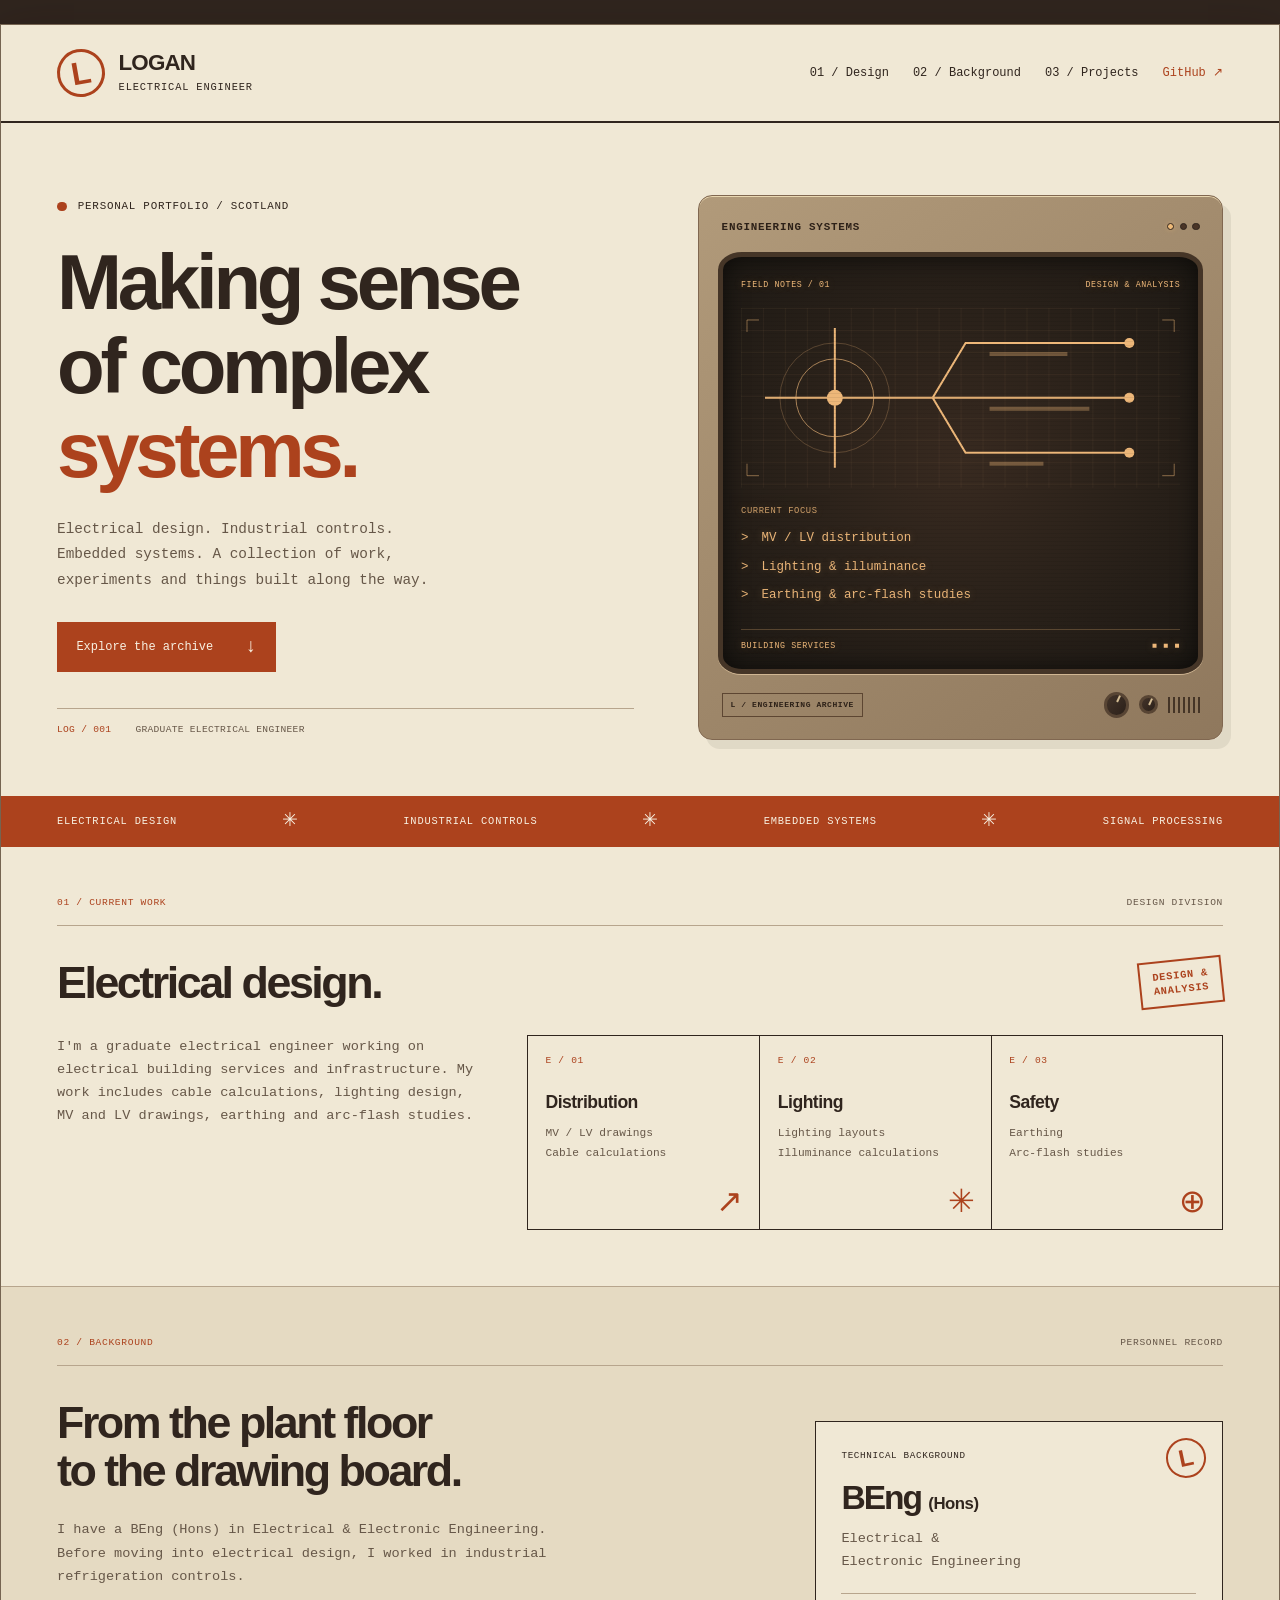
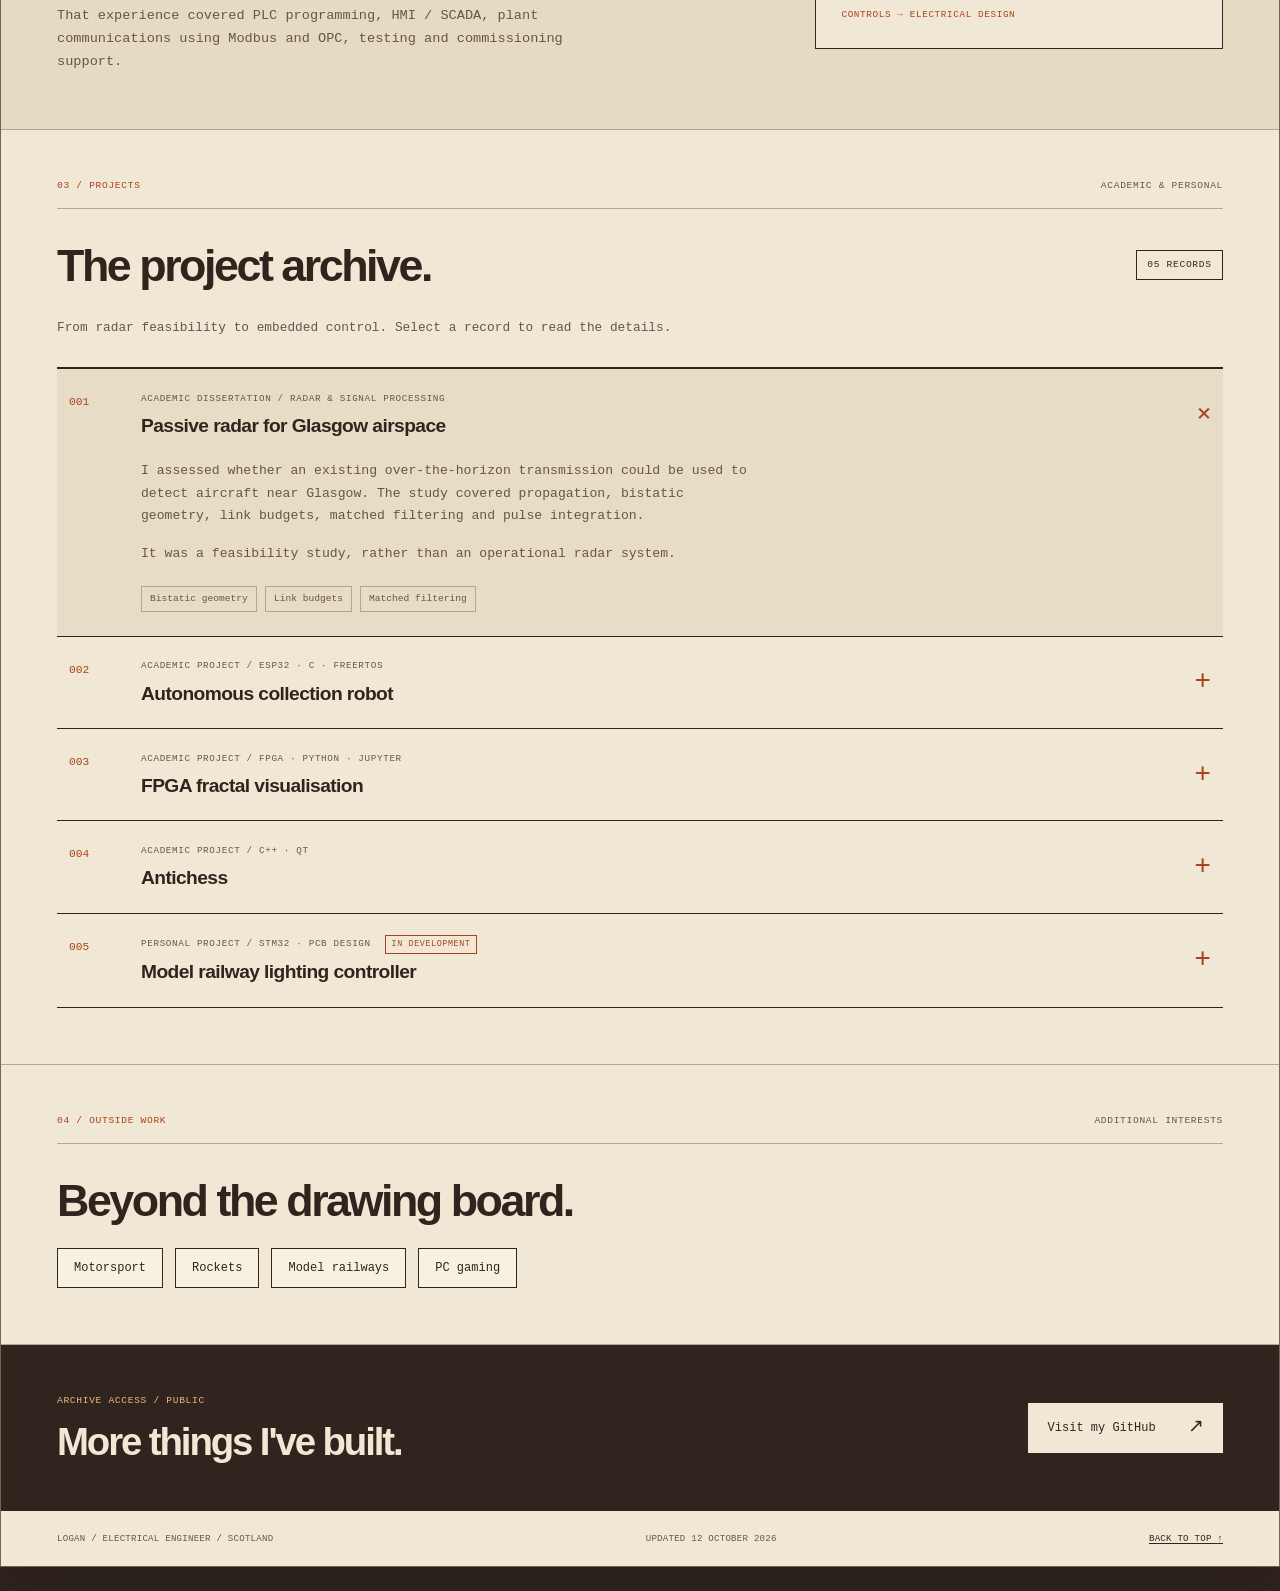
<file: index.html>
<!doctype html>
<html lang="en-GB">
<head>
  <meta charset="utf-8">
  <meta name="viewport" content="width=device-width, initial-scale=1">
  <meta name="description" content="Logan — graduate electrical engineer in Scotland. Electrical design, industrial controls and personal projects.">
  <meta name="theme-color" content="#30251e">
  <meta name="color-scheme" content="light">
  <title>Logan — Engineering Archive</title>
  <link rel="icon" href="favicon.svg?v=archive1" type="image/svg+xml">
  <link rel="stylesheet" href="style.css?v=20261012-archive1">
</head>
<body id="top">
<a class="skip" href="#main">Skip to content</a>
<div class="site">
  <header class="masthead">
    <a class="brand" href="#top" aria-label="Logan, back to top">
      <span class="brand-symbol" aria-hidden="true">L</span>
      <span class="brand-name">LOGAN<span>Electrical engineer</span></span>
    </a>
    <nav aria-label="Main navigation">
      <a href="#about">01 / Design</a>
      <a href="#experience">02 / Background</a>
      <a href="#projects">03 / Projects</a>
      <a class="nav-external" href="https://github.com/L0G4NN">GitHub <span aria-hidden="true">↗</span></a>
    </nav>
  </header>

  <main id="main">
    <section class="hero" aria-labelledby="hero-title">
      <div class="hero-copy">
        <p class="eyebrow"><span class="small-dot" aria-hidden="true"></span> Personal portfolio / Scotland</p>
        <h1 id="hero-title">Making sense<br>of complex<br><span>systems.</span></h1>
        <p class="hero-intro">Electrical design. Industrial controls. Embedded systems. A collection of work, experiments and things built along the way.</p>
        <a class="button" href="#projects">Explore the archive <span aria-hidden="true">↓</span></a>
        <div class="hero-footer"><span>LOG / 001</span><span>Graduate electrical engineer</span></div>
      </div>

      <aside class="console" aria-label="Current engineering focus">
        <div class="console-header"><span>Engineering systems</span><span class="console-lights" aria-hidden="true"><i></i><i></i><i></i></span></div>
        <div class="screen">
          <div class="screen-heading"><span>FIELD NOTES / 01</span><span>DESIGN &amp; ANALYSIS</span></div>
          <svg class="system-map" viewBox="0 0 440 180" fill="none" aria-hidden="true">
            <defs><pattern id="screen-grid" width="22" height="22" patternUnits="userSpaceOnUse"><path d="M22 0H0V22" stroke="currentColor" stroke-opacity=".10"/></pattern></defs>
            <rect width="440" height="180" fill="url(#screen-grid)"/>
            <circle cx="94" cy="90" r="55" stroke="currentColor" stroke-opacity=".25"/>
            <circle cx="94" cy="90" r="39" stroke="currentColor" stroke-opacity=".65"/>
            <path d="M24 90H159M94 20V160M149 90H192L225 35H389M149 90H389M149 90H192L225 145H389" stroke="currentColor" stroke-width="2"/>
            <circle cx="94" cy="90" r="8" fill="currentColor"/>
            <circle cx="389" cy="35" r="5" fill="currentColor"/><circle cx="389" cy="90" r="5" fill="currentColor"/><circle cx="389" cy="145" r="5" fill="currentColor"/>
            <path d="M249 46H327M249 101H349M249 156H303" stroke="currentColor" stroke-opacity=".35" stroke-width="4"/>
            <path d="M18 12H6V24M422 12H434V24M18 168H6V156M422 168H434V156" stroke="currentColor" stroke-opacity=".5"/>
          </svg>
          <p class="terminal-label">CURRENT FOCUS</p>
          <ul class="terminal-list">
            <li><span aria-hidden="true">&gt;</span> MV / LV distribution</li>
            <li><span aria-hidden="true">&gt;</span> Lighting &amp; illuminance</li>
            <li><span aria-hidden="true">&gt;</span> Earthing &amp; arc-flash studies</li>
          </ul>
          <div class="screen-bottom"><span>Building services</span><span aria-hidden="true">■ ■ ■</span></div>
        </div>
        <div class="console-bottom"><span class="plate">L / ENGINEERING ARCHIVE</span><div class="console-controls" aria-hidden="true"><span class="dial"></span><span class="dial small"></span><span class="vent"></span></div></div>
      </aside>
    </section>

    <div class="discipline-strip" aria-label="Engineering interests">
      <span>Electrical design</span><span aria-hidden="true">✳</span><span>Industrial controls</span><span aria-hidden="true">✳</span><span>Embedded systems</span><span aria-hidden="true">✳</span><span>Signal processing</span>
    </div>

    <section id="about" class="section work" aria-labelledby="design-title">
      <div class="section-marker"><span>01 / Current work</span><span>Design division</span></div>
      <div class="section-heading"><h2 id="design-title">Electrical design.</h2><span class="stamp">DESIGN &amp;<br>ANALYSIS</span></div>
      <div class="work-layout">
        <p class="section-intro">I'm a graduate electrical engineer working on electrical building services and infrastructure. My work includes cable calculations, lighting design, MV and LV drawings, earthing and arc-flash studies.</p>
        <div class="work-cards">
          <article class="work-card"><span class="card-code">E / 01</span><h3>Distribution</h3><p>MV / LV drawings<br>Cable calculations</p><span class="card-symbol" aria-hidden="true">↗</span></article>
          <article class="work-card"><span class="card-code">E / 02</span><h3>Lighting</h3><p>Lighting layouts<br>Illuminance calculations</p><span class="card-symbol" aria-hidden="true">✳</span></article>
          <article class="work-card"><span class="card-code">E / 03</span><h3>Safety</h3><p>Earthing<br>Arc-flash studies</p><span class="card-symbol" aria-hidden="true">⊕</span></article>
        </div>
      </div>
    </section>

    <section id="experience" class="section background" aria-labelledby="background-title">
      <div class="section-marker"><span>02 / Background</span><span>Personnel record</span></div>
      <div class="background-layout">
        <div><h2 id="background-title">From the plant floor<br>to the drawing board.</h2><p>I have a BEng (Hons) in Electrical &amp; Electronic Engineering. Before moving into electrical design, I worked in industrial refrigeration controls.</p><p>That experience covered PLC programming, HMI / SCADA, plant communications using Modbus and OPC, testing and commissioning support.</p></div>
        <aside class="qualification" aria-label="Education and experience"><span class="qualification-seal" aria-hidden="true">L</span><p class="eyebrow">Technical background</p><p class="degree">BEng <span>(Hons)</span></p><p>Electrical &amp;<br>Electronic Engineering</p><div class="qualification-footer">Controls → Electrical design</div></aside>
      </div>
    </section>

    <section id="projects" class="section projects" aria-labelledby="projects-title">
      <div class="section-marker"><span>03 / Projects</span><span>Academic &amp; personal</span></div>
      <div class="section-heading"><h2 id="projects-title">The project archive.</h2><span class="archive-count">05 records</span></div>
      <p class="archive-intro">From radar feasibility to embedded control. Select a record to read the details.</p>
      <div class="records">
        <details class="record" open>
          <summary><span class="record-number">001</span><span class="record-heading"><span class="record-category">Academic dissertation / Radar &amp; signal processing</span><span class="record-title">Passive radar for Glasgow airspace</span></span><span class="record-toggle" aria-hidden="true">+</span></summary>
          <div class="record-body"><p>I assessed whether an existing over-the-horizon transmission could be used to detect aircraft near Glasgow. The study covered propagation, bistatic geometry, link budgets, matched filtering and pulse integration.</p><p>It was a feasibility study, rather than an operational radar system.</p><ul class="tags" aria-label="Project topics"><li>Bistatic geometry</li><li>Link budgets</li><li>Matched filtering</li></ul></div>
        </details>
        <details class="record">
          <summary><span class="record-number">002</span><span class="record-heading"><span class="record-category">Academic project / ESP32 · C · FreeRTOS</span><span class="record-title">Autonomous collection robot</span></span><span class="record-toggle" aria-hidden="true">+</span></summary>
          <div class="record-body"><p>An ESP32 robot combining ultrasonic sensing, steering, motor control and magnetic collection. My work covered embedded control, a FreeRTOS state machine and I²C communication with a separate ESP32-S3 camera unit.</p><a class="record-link" href="https://github.com/L0G4NN/EE579-Project">View robot source code <span aria-hidden="true">↗</span></a></div>
        </details>
        <details class="record">
          <summary><span class="record-number">003</span><span class="record-heading"><span class="record-category">Academic project / FPGA · Python · Jupyter</span><span class="record-title">FPGA fractal visualisation</span></span><span class="record-toggle" aria-hidden="true">+</span></summary>
          <div class="record-body"><p>I explored fractal computation in programmable logic, with a Python and Jupyter interface for controlling and viewing the results.</p></div>
        </details>
        <details class="record">
          <summary><span class="record-number">004</span><span class="record-heading"><span class="record-category">Academic project / C++ · Qt</span><span class="record-title">Antichess</span></span><span class="record-toggle" aria-hidden="true">+</span></summary>
          <div class="record-body"><p>A desktop implementation of the antichess variant, developed in C++ with Qt.</p><a class="record-link" href="https://github.com/L0G4NN/EE273Project">View Antichess source code <span aria-hidden="true">↗</span></a></div>
        </details>
        <details class="record">
          <summary><span class="record-number">005</span><span class="record-heading"><span class="record-category">Personal project / STM32 · PCB design <span class="development">In development</span></span><span class="record-title">Model railway lighting controller</span></span><span class="record-toggle" aria-hidden="true">+</span></summary>
          <div class="record-body"><p>I'm designing a small controller for each model building, using a shared 5 V supply. It combines 3.3 V regulation, MOSFET LED switching, local mode selection and an RS-485 bus.</p></div>
        </details>
      </div>
    </section>

    <section id="interests" class="section interests" aria-labelledby="interests-title">
      <div class="section-marker"><span>04 / Outside work</span><span>Additional interests</span></div>
      <h2 id="interests-title">Beyond the drawing board.</h2>
      <ul class="interest-list"><li>Motorsport</li><li>Rockets</li><li>Model railways</li><li>PC gaming</li></ul>
    </section>

    <section id="links" class="contact" aria-labelledby="links-title"><div><p class="eyebrow">Archive access / Public</p><h2 id="links-title">More things I've built.</h2></div><a class="button button-light" href="https://github.com/L0G4NN">Visit my GitHub <span aria-hidden="true">↗</span></a></section>
  </main>

  <footer><span>Logan / Electrical engineer / Scotland</span><span>Updated <time datetime="2026-10-12">12 October 2026</time></span><a href="#top">Back to top <span aria-hidden="true">↑</span></a></footer>
</div>
</body>
</html>
</file>
<file: style.css>
/* A retro-futuristic engineering archive: warm paper, institutional signage and amber CRT glass. */
:root {
  color-scheme: light;
  --paper: #f0e8d5;
  --paper-light: #f8f1e2;
  --ink: #30251e;
  --muted: #665748;
  --orange: #ac421d;
  --orange-bright: #d96b33;
  --rule: #b7a58d;
  --amber: #edb779;
  --mono: "ABC Areal Mono", "Areal Mono", "SFMono-Regular", Consolas, "Liberation Mono", monospace;
  --display: "Arial Black", "Helvetica Neue", Arial, sans-serif;
}
*, *::before, *::after { box-sizing: border-box; }
html { scroll-behavior: smooth; scroll-padding-top: 1.5rem; background: var(--ink); }
body { margin: 0; color: var(--ink); background: var(--ink); font-family: var(--mono); font-size: 1rem; line-height: 1.7; }
::selection { color: var(--paper-light); background: var(--orange); }
a { color: var(--orange); text-underline-offset: .25em; }
a:hover { text-decoration-thickness: 2px; }
a:focus-visible, summary:focus-visible { outline: 3px solid var(--orange); outline-offset: 5px; }
button, a, summary { -webkit-tap-highlight-color: transparent; }
p { margin: 0 0 1rem; }
p:last-child { margin-bottom: 0; }
.skip { position: absolute; top: .5rem; left: .5rem; transform: translateY(-200%); z-index: 20; padding: .75rem 1rem; background: var(--paper-light); }
.skip:focus { transform: none; }
.site { max-width: 90rem; margin: 1.5rem auto; background: var(--paper); border: 1px solid #756451; box-shadow: 0 16px 48px #170f0c55; }
.masthead { display: flex; justify-content: space-between; align-items: center; gap: 2rem; padding: 1.5rem 3.5rem; border-bottom: 2px solid var(--ink); }
.brand { display: flex; align-items: center; gap: .85rem; color: var(--ink); text-decoration: none; }
.brand-symbol { display: grid; place-items: center; width: 3rem; height: 3rem; border: 3px solid var(--orange); border-radius: 50%; color: var(--orange); font: 900 2rem/1 var(--display); transform: rotate(-10deg); }
.brand-name { font: 900 1.4rem/1.05 var(--display); letter-spacing: -.04em; }
.brand-name > span { display: block; margin-top: .35rem; font: .65rem/1.4 var(--mono); letter-spacing: .08em; text-transform: uppercase; }
nav { display: flex; flex-wrap: wrap; gap: 1.5rem; }
nav a { color: var(--ink); font-size: .75rem; text-decoration: none; }
nav a:hover { color: var(--orange); text-decoration: underline; }
nav .nav-external { color: var(--orange); }
.hero { display: grid; grid-template-columns: 1.1fr 1fr; align-items: center; gap: 4rem; padding: 4.5rem 3.5rem 3.5rem; position: relative; }
.eyebrow, .section-marker, .console-header, .terminal-label, .plate, .card-code, .record-category, .archive-count, .qualification-footer, .screen-heading, .screen-bottom { font-size: .68rem; letter-spacing: .07em; text-transform: uppercase; }
.eyebrow { display: flex; align-items: center; gap: .7rem; margin-bottom: 1.5rem; }
.small-dot { width: .6rem; height: .6rem; flex-shrink: 0; border-radius: 50%; background: var(--orange); }
h1, h2, h3 { font-family: var(--display); font-weight: 900; line-height: 1.08; letter-spacing: -.055em; }
h1 { margin: 0 0 1.5rem; font-size: clamp(3.25rem, 6.1vw, 5.5rem); }
h1 > span { color: var(--orange); }
.hero-intro { max-width: 45ch; color: var(--muted); font-size: .9rem; line-height: 1.8; margin-bottom: 1.75rem; }
.button { display: inline-flex; align-items: center; justify-content: space-between; gap: 2rem; padding: .85rem 1.15rem; background: var(--orange); color: var(--paper-light); border: 1px solid var(--orange); font-size: .75rem; text-decoration: none; }
.button:hover { background: var(--ink); border-color: var(--ink); }
.button > span { font-size: 1.2rem; line-height: 1; }
.hero-footer { display: flex; gap: 1.5rem; margin-top: 2.25rem; padding-top: .8rem; border-top: 1px solid var(--rule); font-size: .6rem; text-transform: uppercase; letter-spacing: .03em; color: var(--muted); }
.hero-footer > span:first-child { color: var(--orange); }
.console { min-width: 0; padding: 1.2rem; border-radius: 14px; border: 1px solid #806750; background: linear-gradient(145deg, #b19a7a, #8f785d); box-shadow: inset 0 1px 0 #e9d7b1, 8px 9px 0 #30251e14; }
.console-header { display: flex; justify-content: space-between; align-items: center; gap: .5rem; padding: .15rem .2rem 1rem; color: #2d2118; font-weight: bold; }
.console-lights { display: flex; gap: .35rem; }
.console-lights i { width: .45rem; height: .45rem; border-radius: 50%; background: #4a3527; border: 1px solid #30251e; }
.console-lights i:first-child { background: #efbb79; box-shadow: 0 0 5px #edb77966; }
.screen { position: relative; overflow: hidden; border: 5px solid #453527; border-radius: 24px / 18px; padding: 1.3rem 1.1rem 1rem; background: radial-gradient(ellipse at center, #382a20, #1d1914); color: var(--amber); box-shadow: inset 0 0 25px #0009, 0 1px 0 #d0b693; text-shadow: 0 0 8px #edb77944; }
.screen::after { content: ""; position: absolute; inset: 0; pointer-events: none; background: repeating-linear-gradient(0deg, transparent 0, transparent 3px, #0002 3px, #0002 4px); opacity: .5; }
.screen-heading, .screen-bottom { display: flex; justify-content: space-between; gap: .75rem; font-size: .52rem; position: relative; z-index: 1; }
.system-map { display: block; width: 100%; height: auto; margin: 1rem 0; color: var(--amber); }
.terminal-label { font-size: .55rem; opacity: .85; margin-bottom: .6rem; }
.terminal-list { list-style: none; padding: 0; margin: 0 0 1.4rem; font-size: .78rem; }
.terminal-list li + li { margin-top: .45rem; }
.terminal-list span { margin-right: .35rem; }
.screen-bottom { padding-top: .6rem; border-top: 1px solid #edb77944; }
.console-bottom { display: flex; justify-content: space-between; align-items: center; gap: 1rem; padding: 1.1rem .2rem .15rem; }
.plate { border: 1px solid #5d4632; color: #2d2118; padding: .25rem .5rem; font-size: .5rem; font-weight: bold; }
.console-controls { display: flex; gap: .6rem; align-items: center; }
.dial { display: block; width: 1.6rem; height: 1.6rem; border: 3px solid #584534; border-radius: 50%; background: linear-gradient(130deg, #423329, #2c211a); position: relative; }
.dial::before { content: ""; position: absolute; left: 50%; top: 0; width: 2px; height: .45rem; background: #d4bd94; transform: rotate(25deg); transform-origin: bottom; }
.dial.small { width: 1.2rem; height: 1.2rem; }
.vent { width: 2rem; height: 1rem; background: repeating-linear-gradient(90deg, #453527 0, #453527 2px, transparent 2px, transparent 5px); }
.discipline-strip { display: flex; justify-content: space-between; align-items: center; gap: .75rem 1rem; flex-wrap: wrap; padding: 1rem 3.5rem; background: var(--orange); color: var(--paper-light); font-size: .65rem; letter-spacing: .08em; text-transform: uppercase; }
.discipline-strip > span[aria-hidden] { font-size: 1.2rem; line-height: 1; }
.section { padding: 3rem 3.5rem 3.5rem; border-bottom: 1px solid var(--rule); }
.section-marker { display: flex; justify-content: space-between; gap: 1rem; color: var(--muted); padding-bottom: .85rem; border-bottom: 1px solid var(--rule); margin-bottom: 2rem; font-size: .6rem; }
.section-marker span:first-child { color: var(--orange); }
.section-heading { display: flex; align-items: center; justify-content: space-between; gap: 1.5rem; margin-bottom: 1.75rem; }
h2 { font-size: clamp(2rem, 3.5vw, 3rem); margin: 0; }
.stamp { padding: .5rem .75rem; border: 2px solid var(--orange); color: var(--orange); font: 700 .65rem/1.3 var(--mono); letter-spacing: .07em; text-align: center; transform: rotate(-6deg); }
.work-layout { display: grid; grid-template-columns: 1fr 1.65fr; gap: 3rem; align-items: start; }
.section-intro { font-size: .85rem; color: var(--muted); }
.work-cards { display: grid; grid-template-columns: repeat(3, minmax(0, 1fr)); border: 1px solid var(--ink); }
.work-card { padding: 1.1rem; position: relative; }
.work-card + .work-card { border-left: 1px solid var(--ink); }
.card-code { display: block; color: var(--orange); margin-bottom: 1.5rem; font-size: .6rem; }
h3 { font-size: 1.1rem; letter-spacing: -.03em; margin: 0 0 .65rem; }
.work-card p { font-size: .7rem; color: var(--muted); line-height: 1.8; padding-bottom: 2rem; }
.card-symbol { position: absolute; right: 1rem; bottom: .75rem; font: 2rem/1 var(--display); color: var(--orange); }
.background { background: #e5dac2; }
.background-layout { display: grid; grid-template-columns: 1.7fr 1fr; gap: 4rem; align-items: center; }
.background h2 { margin-bottom: 1.5rem; }
.background p:not(.eyebrow):not(.degree) { font-size: .85rem; max-width: 65ch; color: var(--muted); }
.qualification { padding: 1.6rem; border: 1px solid var(--ink); background: var(--paper); position: relative; }
.qualification .eyebrow { font-size: .58rem; margin-bottom: 1rem; padding-right: 3rem; }
.qualification .degree { font: 900 2.1rem/1.1 var(--display); letter-spacing: -.06em; margin-bottom: .65rem; }
.degree span { font-size: 1.05rem; letter-spacing: -.03em; }
.qualification-seal { position: absolute; top: 1rem; right: 1rem; width: 2.5rem; height: 2.5rem; display: grid; place-items: center; border: 2px solid var(--orange); border-radius: 50%; color: var(--orange); font: 900 1.5rem/1 var(--display); transform: rotate(-12deg); }
.qualification-footer { border-top: 1px solid var(--rule); margin-top: 1.25rem; padding-top: .8rem; font-size: .58rem; color: var(--orange); }
.archive-count { white-space: nowrap; border: 1px solid var(--ink); padding: .35rem .65rem; font-size: .6rem; }
.archive-intro { color: var(--muted); font-size: .8rem; margin-bottom: 1.75rem; }
.records { border-top: 2px solid var(--ink); }
.record { border-bottom: 1px solid var(--ink); }
.record summary { display: grid; grid-template-columns: 3rem minmax(0, 1fr) 1.5rem; gap: 1.5rem; align-items: center; padding: 1.35rem .75rem; cursor: pointer; list-style: none; }
.record summary::-webkit-details-marker { display: none; }
.record summary:hover { background: #ac421d0b; }
.record-number { align-self: start; font-size: .7rem; color: var(--orange); padding-top: .15rem; }
.record-heading { display: block; min-width: 0; }
.record-category { display: block; font-size: .58rem; color: var(--muted); margin-bottom: .4rem; line-height: 1.8; }
.record-title { display: block; font: 700 1.2rem/1.3 var(--display); letter-spacing: -.03em; }
.record-toggle { justify-self: end; color: var(--orange); font: 1.75rem/1 var(--mono); transition: transform .15s ease; }
.record[open] .record-toggle { transform: rotate(45deg); }
.record[open] summary { background: #e7dcc6; }
.record-body { padding: 0 3.75rem 1.5rem 5.25rem; background: #e7dcc6; }
.record-body p { max-width: 78ch; font-size: .82rem; color: var(--muted); }
.record-link { display: inline-flex; gap: 1rem; font-size: .75rem; font-weight: bold; margin-top: .2rem; }
.tags { display: flex; flex-wrap: wrap; gap: .5rem; list-style: none; margin: 1.25rem 0 0; padding: 0; }
.tags li { font-size: .6rem; border: 1px solid var(--rule); padding: .25rem .5rem; color: var(--muted); }
.development { display: inline-block; margin-left: .5rem; color: var(--orange); border: 1px solid var(--orange); padding: .05rem .35rem; font-size: .52rem; }
.interests h2 { margin-bottom: 1.5rem; }
.interest-list { display: flex; flex-wrap: wrap; gap: .75rem; padding: 0; margin: 0; list-style: none; }
.interest-list li { padding: .55rem 1rem; border: 1px solid var(--ink); font-size: .75rem; background: var(--paper-light); }
.contact { display: flex; justify-content: space-between; align-items: center; gap: 2rem; padding: 3rem 3.5rem; background: var(--ink); color: var(--paper); }
.contact .eyebrow { color: var(--amber); font-size: .6rem; margin-bottom: .75rem; }
.contact h2 { font-size: clamp(1.75rem, 3vw, 2.5rem); }
.button-light { background: var(--paper); color: var(--ink); border-color: var(--paper); white-space: nowrap; }
.button-light:hover { background: var(--amber); color: var(--ink); border-color: var(--amber); }
.contact a:focus-visible { outline-color: var(--amber); }
footer { display: flex; flex-wrap: wrap; justify-content: space-between; gap: .75rem 1.5rem; padding: 1.25rem 3.5rem; font-size: .57rem; text-transform: uppercase; letter-spacing: .025em; color: var(--muted); }
footer a { color: var(--ink); }
@media (max-width: 1100px) {
  .site { margin: .75rem; }
  .masthead { padding: 1.25rem 2rem; }
  .hero { padding: 3.5rem 2rem 3rem; gap: 2.5rem; }
  .discipline-strip { padding-inline: 2rem; }
  .section { padding: 2.5rem 2rem; }
  .work-layout { grid-template-columns: 1fr; gap: 1.5rem; }
  .section-intro { max-width: 75ch; }
  .background-layout { gap: 2rem; }
  .contact, footer { padding-inline: 2rem; }
}
@media (max-width: 780px) {
  .masthead { align-items: flex-start; gap: 1.5rem; flex-direction: column; }
  nav { width: 100%; justify-content: space-between; gap: .75rem; }
  nav a { font-size: .65rem; }
  .hero { grid-template-columns: 1fr; gap: 2.5rem; padding-top: 2.5rem; }
  h1 { font-size: clamp(3.25rem, 10vw, 5.25rem); }
  .hero-intro { max-width: 55ch; }
  .console { width: 100%; max-width: 33rem; }
  .discipline-strip { justify-content: flex-start; gap: .65rem 1rem; }
  .discipline-strip > span[aria-hidden] { display: none; }
  .discipline-strip > span:not([aria-hidden]) { border-left: 1px solid #f8f1e280; padding-left: .75rem; }
  .background-layout { grid-template-columns: 1fr; }
  .qualification { max-width: 28rem; }
  .contact { align-items: flex-start; flex-direction: column; }
}
@media (max-width: 480px) {
  .site { margin: 0; border-left: 0; border-right: 0; }
  .masthead { padding: 1.25rem; }
  .hero { padding: 2.25rem 1.25rem; }
  h1 { font-size: clamp(2.3rem, 10.5vw, 3.15rem); }
  .hero-footer { flex-direction: column; gap: .3rem; margin-top: 1.5rem; }
  .console { padding: .85rem; }
  .screen { padding: 1rem .75rem; }
  .screen-heading { flex-wrap: wrap; gap: .3rem; }
  .console-header { font-size: .6rem; }
  .console-bottom { gap: .5rem; }
  .console-controls { gap: .35rem; }
  .vent { display: none; }
  .plate { font-size: .45rem; padding: .25rem .3rem; }
  .terminal-list { font-size: .65rem; }
  .discipline-strip { padding: .9rem 1.25rem; font-size: .58rem; }
  .section { padding: 2rem 1.25rem; }
  .section-marker { font-size: .5rem; gap: .75rem; margin-bottom: 1.5rem; }
  .section-marker > span:last-child { text-align: right; }
  h2 { font-size: clamp(1.75rem, 8vw, 2rem); }
  .stamp { font-size: .5rem; padding: .4rem; }
  .work-cards { grid-template-columns: 1fr; }
  .work-card { padding: 1rem; }
  .work-card + .work-card { border-left: 0; border-top: 1px solid var(--ink); }
  .card-code { margin-bottom: .75rem; }
  .work-card p { padding-bottom: 0; font-size: .8rem; }
  .card-symbol { bottom: 1rem; }
  .section-heading { gap: .75rem; }
  .archive-count { font-size: .5rem; padding: .3rem; }
  .record summary { grid-template-columns: 1.75rem minmax(0, 1fr) 1rem; gap: .5rem; padding: 1.15rem .25rem; }
  .record-number { font-size: .55rem; }
  .record-title { font-size: 1rem; }
  .record-category { font-size: .5rem; }
  .record-body { padding: 0 1rem 1.25rem 2.5rem; }
  .record-body p { font-size: .75rem; }
  .development { margin-left: 0; margin-top: .2rem; }
  .interest-list li { padding: .4rem .65rem; font-size: .65rem; }
  .contact { padding: 2rem 1.25rem; }
  footer { padding: 1.25rem; flex-direction: column; gap: .5rem; }
}
@media (prefers-reduced-motion: reduce) {
  html { scroll-behavior: auto; }
  .record-toggle { transition: none; }
}
@media (forced-colors: active) {
  .button, .brand-symbol, .stamp, .qualification, .work-cards, .record { border-color: ButtonText; }
  .screen::after { display: none; }
  .small-dot, .console-lights i { border: 1px solid CanvasText; }
}
@media print {
  html, body, .site { color: #000; background: #fff; }
  .site { margin: 0; border: 0; box-shadow: none; }
  .masthead nav, .console, .button, .discipline-strip, .contact, .record-toggle { display: none; }
  .hero, .work-layout, .background-layout { display: block; }
  .hero, .section, footer, .masthead { padding: 1rem 0; }
  h1 { font-size: 3rem; }
  h2 { font-size: 1.75rem; }
  .background, .qualification, .record[open] summary, .record-body { background: #fff; }
  .qualification { margin-top: 1rem; }
  .record, .work-card, .qualification { break-inside: avoid; }
  a { color: #000; }
}
</file>
